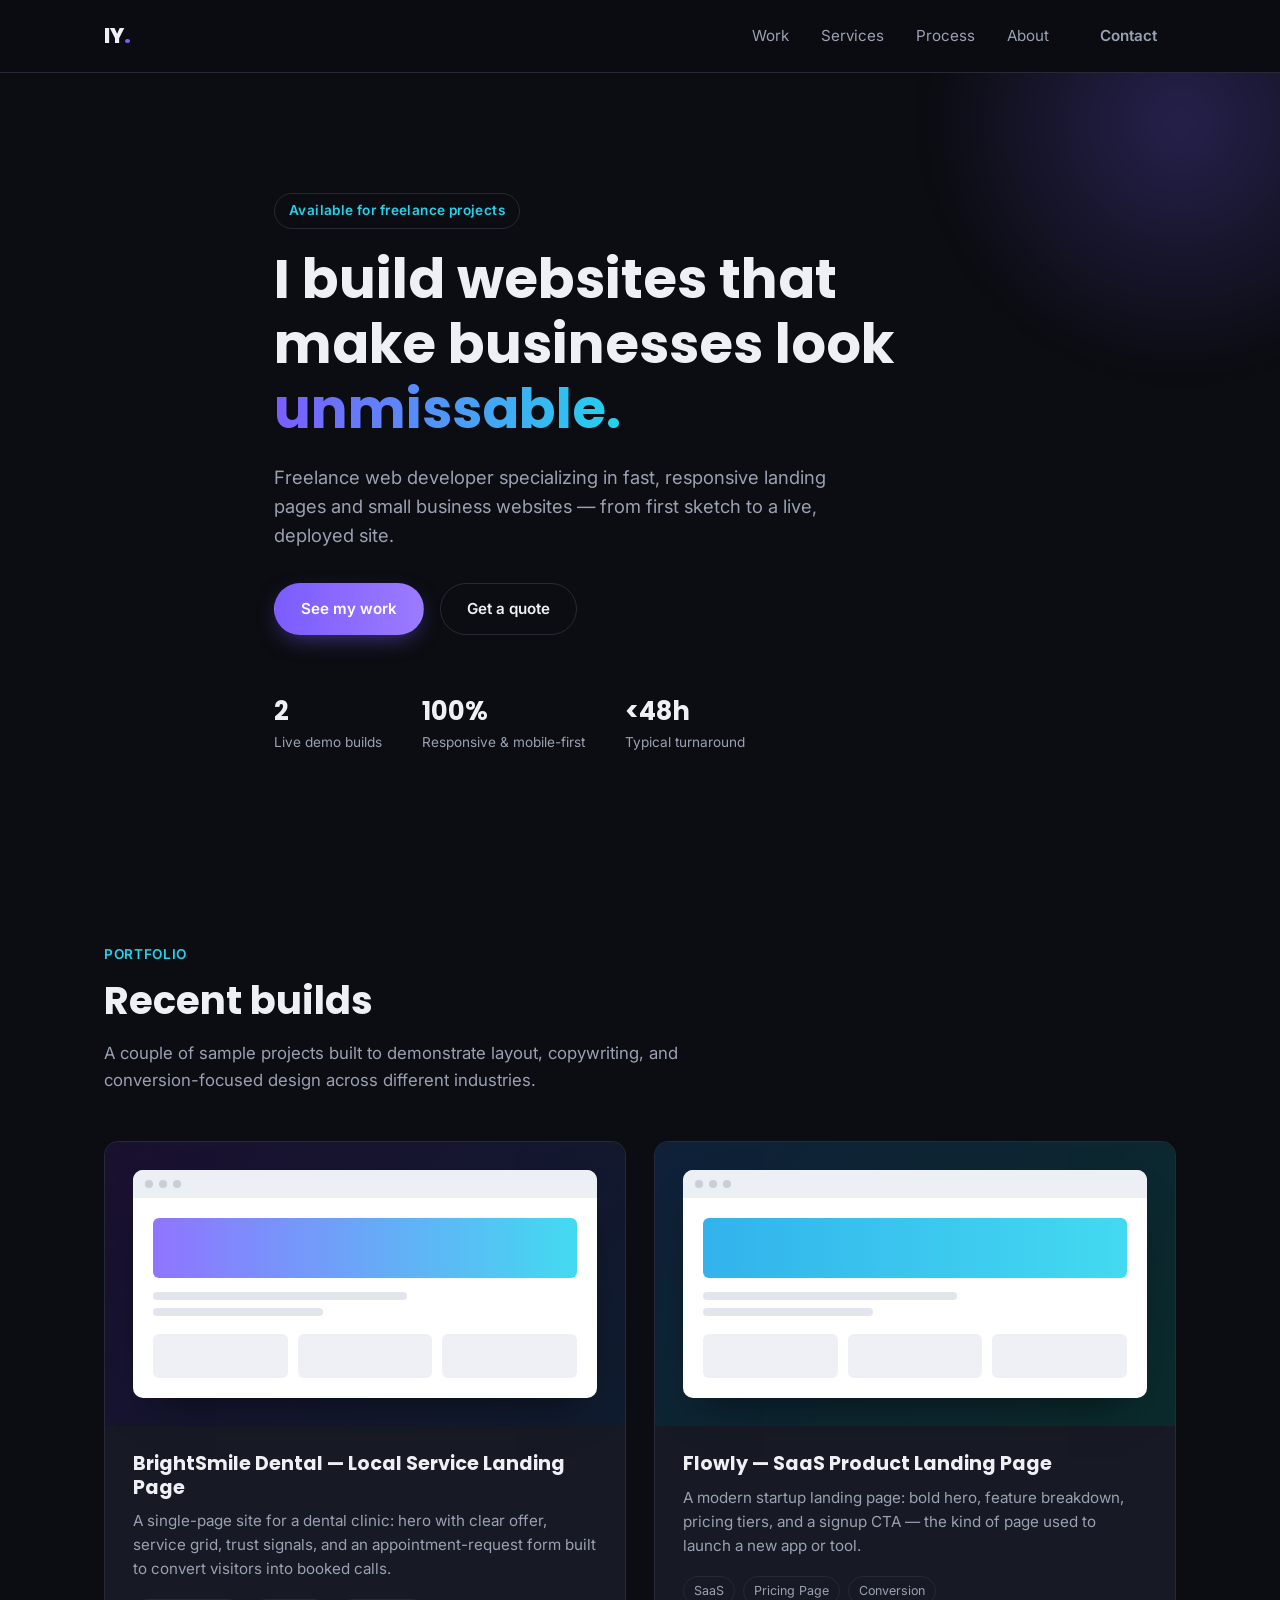
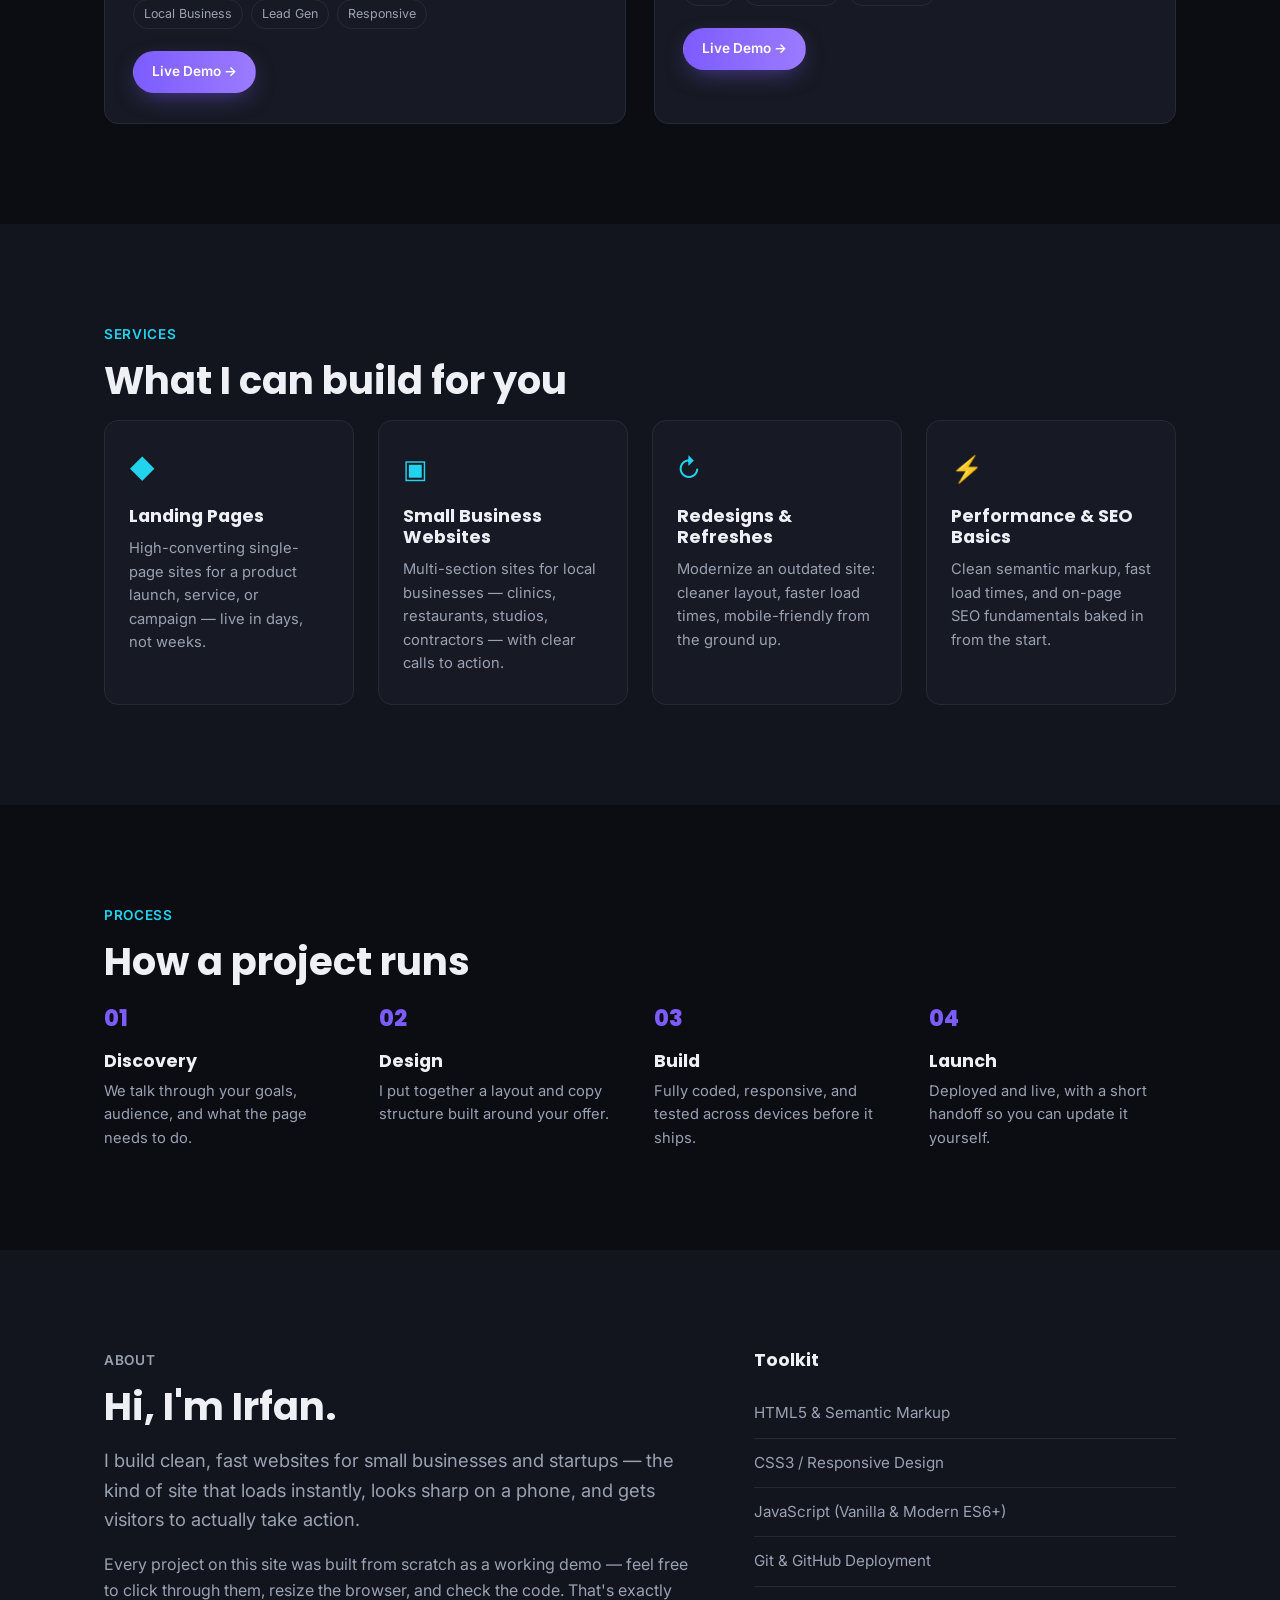
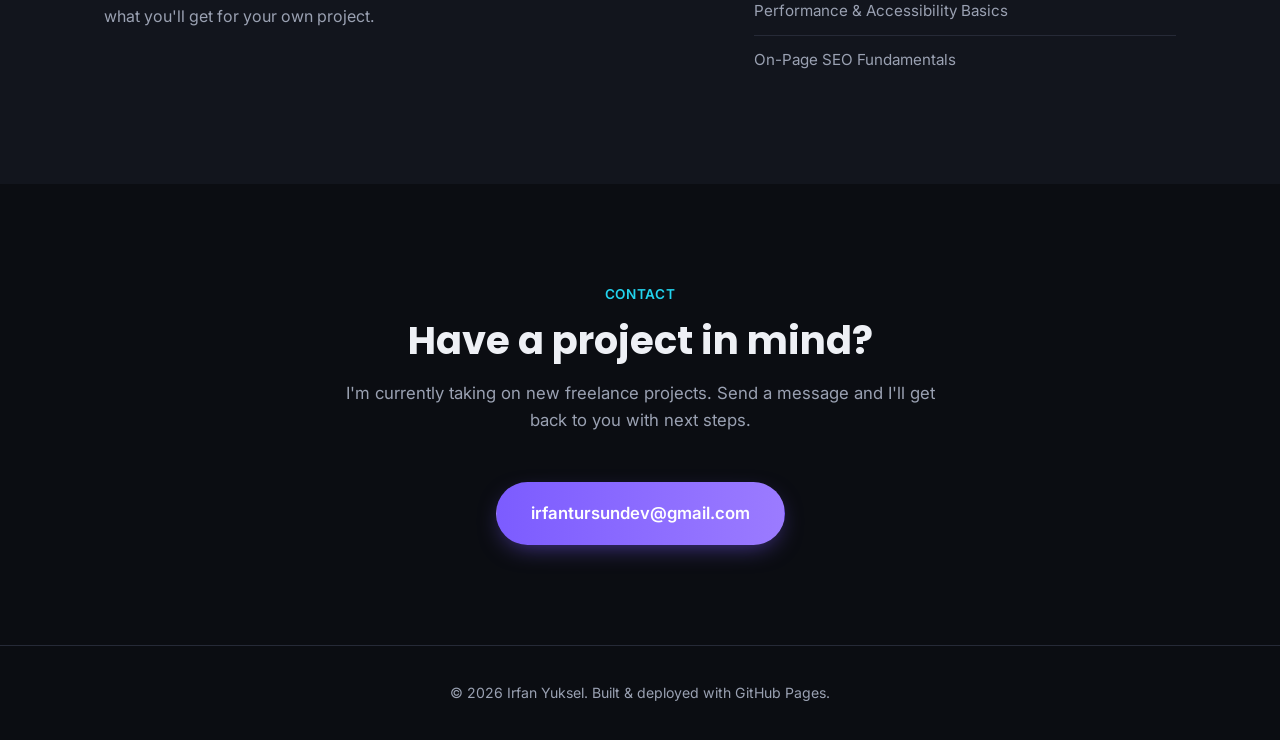
<file: index.html>
<!DOCTYPE html>
<html lang="en">
<head>
<meta charset="UTF-8">
<meta name="viewport" content="width=device-width, initial-scale=1.0">
<title>Irfan Yuksel — Web Developer | Landing Pages &amp; Websites</title>
<meta name="description" content="Freelance web developer building fast, modern, conversion-focused websites and landing pages.">
<link rel="preconnect" href="https://fonts.googleapis.com">
<link href="https://fonts.googleapis.com/css2?family=Poppins:wght@500;600;700;800&family=Inter:wght@400;500;600&display=swap" rel="stylesheet">
<link rel="stylesheet" href="assets/css/style.css">
</head>
<body>

<header class="nav" id="top">
  <div class="container nav-inner">
    <a href="#top" class="logo">IY<span>.</span></a>
    <nav class="nav-links" id="navLinks">
      <a href="#work">Work</a>
      <a href="#services">Services</a>
      <a href="#process">Process</a>
      <a href="#about">About</a>
      <a href="#contact" class="btn btn-small">Contact</a>
    </nav>
    <button class="nav-toggle" id="navToggle" aria-label="Toggle menu">
      <span></span><span></span><span></span>
    </button>
  </div>
</header>

<main>

  <section class="hero">
    <div class="container hero-inner">
      <p class="eyebrow">Available for freelance projects</p>
      <h1>I build websites that make businesses look <span class="grad-text">unmissable.</span></h1>
      <p class="lead">Freelance web developer specializing in fast, responsive landing pages and small business websites — from first sketch to a live, deployed site.</p>
      <div class="hero-cta">
        <a href="#work" class="btn btn-primary">See my work</a>
        <a href="#contact" class="btn btn-ghost">Get a quote</a>
      </div>
      <div class="hero-stats">
        <div><strong>2</strong><span>Live demo builds</span></div>
        <div><strong>100%</strong><span>Responsive &amp; mobile-first</span></div>
        <div><strong>&lt;48h</strong><span>Typical turnaround</span></div>
      </div>
    </div>
  </section>

  <section class="section" id="work">
    <div class="container">
      <p class="section-tag">Portfolio</p>
      <h2>Recent builds</h2>
      <p class="section-sub">A couple of sample projects built to demonstrate layout, copywriting, and conversion-focused design across different industries.</p>

      <div class="project-grid">

        <article class="project-card">
          <div class="project-preview preview-dental">
            <div class="mockup-browser">
              <div class="mockup-dots"><span></span><span></span><span></span></div>
              <div class="mockup-body">
                <div class="mockup-hero"></div>
                <div class="mockup-line w60"></div>
                <div class="mockup-line w40"></div>
                <div class="mockup-cards">
                  <div></div><div></div><div></div>
                </div>
              </div>
            </div>
          </div>
          <div class="project-body">
            <h3>BrightSmile Dental — Local Service Landing Page</h3>
            <p>A single-page site for a dental clinic: hero with clear offer, service grid, trust signals, and an appointment-request form built to convert visitors into booked calls.</p>
            <div class="tags">
              <span>Local Business</span><span>Lead Gen</span><span>Responsive</span>
            </div>
            <div class="project-links">
              <a href="demos/dental-landing/index.html" class="btn btn-small btn-primary">Live Demo →</a>
            </div>
          </div>
        </article>

        <article class="project-card">
          <div class="project-preview preview-saas">
            <div class="mockup-browser">
              <div class="mockup-dots"><span></span><span></span><span></span></div>
              <div class="mockup-body">
                <div class="mockup-hero mockup-hero-saas"></div>
                <div class="mockup-line w60"></div>
                <div class="mockup-line w40"></div>
                <div class="mockup-cards">
                  <div></div><div></div><div></div>
                </div>
              </div>
            </div>
          </div>
          <div class="project-body">
            <h3>Flowly — SaaS Product Landing Page</h3>
            <p>A modern startup landing page: bold hero, feature breakdown, pricing tiers, and a signup CTA — the kind of page used to launch a new app or tool.</p>
            <div class="tags">
              <span>SaaS</span><span>Pricing Page</span><span>Conversion</span>
            </div>
            <div class="project-links">
              <a href="demos/saas-landing/index.html" class="btn btn-small btn-primary">Live Demo →</a>
            </div>
          </div>
        </article>

      </div>
    </div>
  </section>

  <section class="section section-alt" id="services">
    <div class="container">
      <p class="section-tag">Services</p>
      <h2>What I can build for you</h2>
      <div class="service-grid">
        <div class="service-card">
          <div class="service-icon">◆</div>
          <h3>Landing Pages</h3>
          <p>High-converting single-page sites for a product launch, service, or campaign — live in days, not weeks.</p>
        </div>
        <div class="service-card">
          <div class="service-icon">▣</div>
          <h3>Small Business Websites</h3>
          <p>Multi-section sites for local businesses — clinics, restaurants, studios, contractors — with clear calls to action.</p>
        </div>
        <div class="service-card">
          <div class="service-icon">↻</div>
          <h3>Redesigns &amp; Refreshes</h3>
          <p>Modernize an outdated site: cleaner layout, faster load times, mobile-friendly from the ground up.</p>
        </div>
        <div class="service-card">
          <div class="service-icon">⚡</div>
          <h3>Performance &amp; SEO Basics</h3>
          <p>Clean semantic markup, fast load times, and on-page SEO fundamentals baked in from the start.</p>
        </div>
      </div>
    </div>
  </section>

  <section class="section" id="process">
    <div class="container">
      <p class="section-tag">Process</p>
      <h2>How a project runs</h2>
      <div class="process-grid">
        <div class="process-step">
          <span class="step-num">01</span>
          <h3>Discovery</h3>
          <p>We talk through your goals, audience, and what the page needs to do.</p>
        </div>
        <div class="process-step">
          <span class="step-num">02</span>
          <h3>Design</h3>
          <p>I put together a layout and copy structure built around your offer.</p>
        </div>
        <div class="process-step">
          <span class="step-num">03</span>
          <h3>Build</h3>
          <p>Fully coded, responsive, and tested across devices before it ships.</p>
        </div>
        <div class="process-step">
          <span class="step-num">04</span>
          <h3>Launch</h3>
          <p>Deployed and live, with a short handoff so you can update it yourself.</p>
        </div>
      </div>
    </div>
  </section>

  <section class="section section-alt" id="about">
    <div class="container about-inner">
      <div>
        <p class="section-tag">About</p>
        <h2>Hi, I'm Irfan.</h2>
        <p class="lead">I build clean, fast websites for small businesses and startups — the kind of site that loads instantly, looks sharp on a phone, and gets visitors to actually take action.</p>
        <p>Every project on this site was built from scratch as a working demo — feel free to click through them, resize the browser, and check the code. That's exactly what you'll get for your own project.</p>
      </div>
      <div class="about-skills">
        <h3>Toolkit</h3>
        <ul class="skill-list">
          <li>HTML5 &amp; Semantic Markup</li>
          <li>CSS3 / Responsive Design</li>
          <li>JavaScript (Vanilla &amp; Modern ES6+)</li>
          <li>Git &amp; GitHub Deployment</li>
          <li>Performance &amp; Accessibility Basics</li>
          <li>On-Page SEO Fundamentals</li>
        </ul>
      </div>
    </div>
  </section>

  <section class="section cta-section" id="contact">
    <div class="container cta-inner">
      <p class="section-tag">Contact</p>
      <h2>Have a project in mind?</h2>
      <p class="section-sub">I'm currently taking on new freelance projects. Send a message and I'll get back to you with next steps.</p>
      <a href="mailto:irfantursundev@gmail.com" class="btn btn-primary btn-large">irfantursundev@gmail.com</a>
    </div>
  </section>

</main>

<footer class="footer">
  <div class="container footer-inner">
    <p>&copy; <span id="year"></span> Irfan Yuksel. Built &amp; deployed with GitHub Pages.</p>
  </div>
</footer>

<script src="assets/js/script.js"></script>
</body>
</html>
</file>
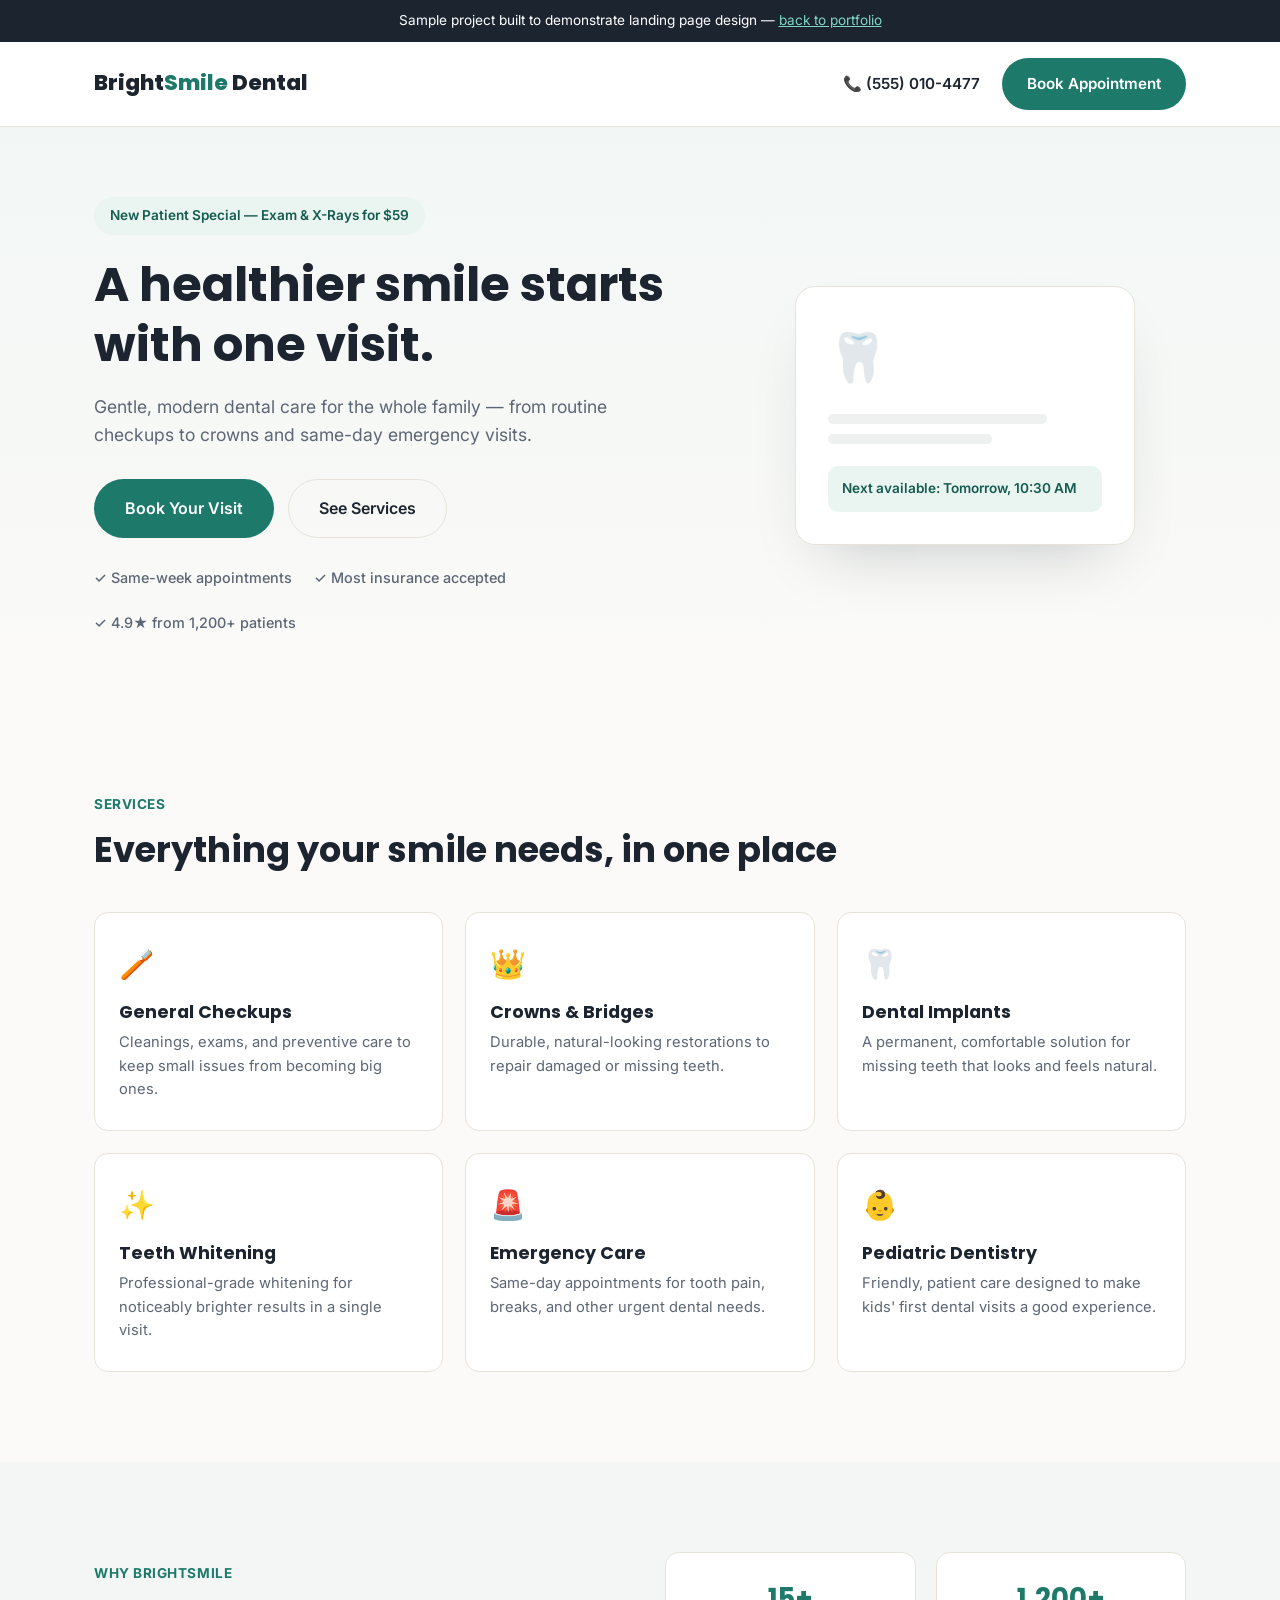
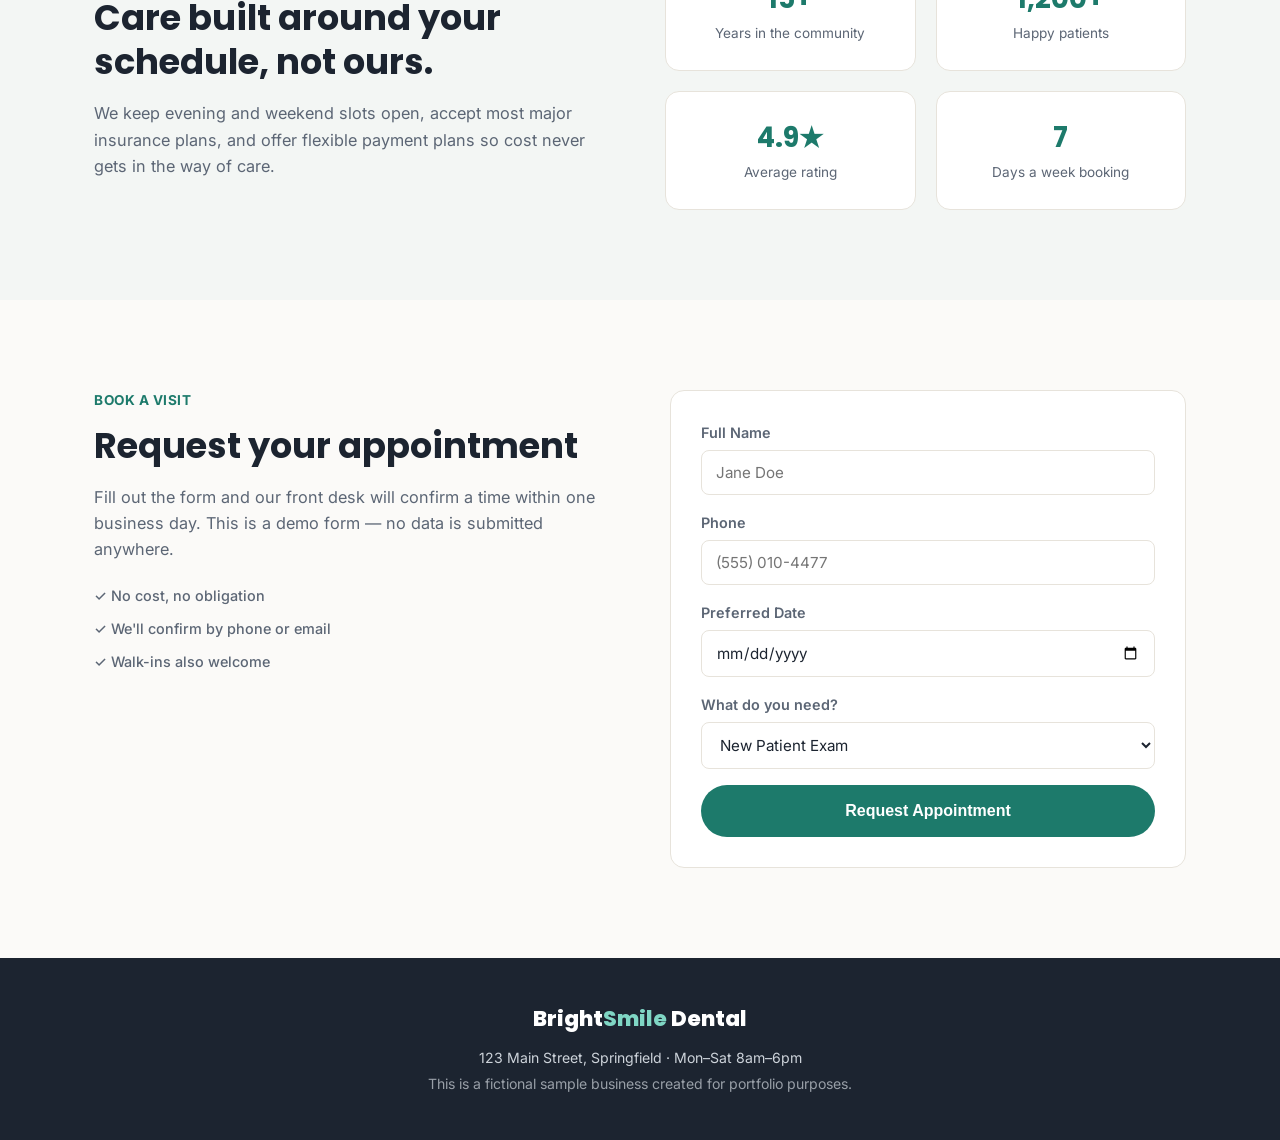
<file: demos/dental-landing/index.html>
<!DOCTYPE html>
<html lang="en">
<head>
<meta charset="UTF-8">
<meta name="viewport" content="width=device-width, initial-scale=1.0">
<title>BrightSmile Dental Care — New Patient Special</title>
<meta name="description" content="Sample landing page demo — general dentistry, crowns, implants & whitening. Book a visit today.">
<link rel="preconnect" href="https://fonts.googleapis.com">
<link href="https://fonts.googleapis.com/css2?family=Poppins:wght@600;700;800&family=Inter:wght@400;500;600&display=swap" rel="stylesheet">
<link rel="stylesheet" href="css/style.css">
</head>
<body>

<div class="demo-banner">
  Sample project built to demonstrate landing page design — <a href="../../index.html">back to portfolio</a>
</div>

<header class="topbar">
  <div class="container topbar-inner">
    <div class="brand">Bright<span>Smile</span> Dental</div>
    <div class="topbar-right">
      <span class="phone">📞 (555) 010-4477</span>
      <a href="#book" class="btn btn-primary">Book Appointment</a>
    </div>
  </div>
</header>

<section class="hero">
  <div class="container hero-grid">
    <div class="hero-copy">
      <p class="eyebrow">New Patient Special — Exam &amp; X-Rays for $59</p>
      <h1>A healthier smile starts with one visit.</h1>
      <p class="lead">Gentle, modern dental care for the whole family — from routine checkups to crowns and same-day emergency visits.</p>
      <div class="hero-cta">
        <a href="#book" class="btn btn-primary btn-large">Book Your Visit</a>
        <a href="#services" class="btn btn-ghost btn-large">See Services</a>
      </div>
      <ul class="trust-row">
        <li>✓ Same-week appointments</li>
        <li>✓ Most insurance accepted</li>
        <li>✓ 4.9★ from 1,200+ patients</li>
      </ul>
    </div>
    <div class="hero-visual" aria-hidden="true">
      <div class="visual-card">
        <div class="visual-tooth">🦷</div>
        <div class="visual-line w80"></div>
        <div class="visual-line w60"></div>
        <div class="visual-badge">Next available: Tomorrow, 10:30 AM</div>
      </div>
    </div>
  </div>
</section>

<section class="section" id="services">
  <div class="container">
    <p class="section-tag">Services</p>
    <h2>Everything your smile needs, in one place</h2>
    <div class="service-grid">
      <div class="service-card">
        <div class="icon">🪥</div>
        <h3>General Checkups</h3>
        <p>Cleanings, exams, and preventive care to keep small issues from becoming big ones.</p>
      </div>
      <div class="service-card">
        <div class="icon">👑</div>
        <h3>Crowns &amp; Bridges</h3>
        <p>Durable, natural-looking restorations to repair damaged or missing teeth.</p>
      </div>
      <div class="service-card">
        <div class="icon">🦷</div>
        <h3>Dental Implants</h3>
        <p>A permanent, comfortable solution for missing teeth that looks and feels natural.</p>
      </div>
      <div class="service-card">
        <div class="icon">✨</div>
        <h3>Teeth Whitening</h3>
        <p>Professional-grade whitening for noticeably brighter results in a single visit.</p>
      </div>
      <div class="service-card">
        <div class="icon">🚨</div>
        <h3>Emergency Care</h3>
        <p>Same-day appointments for tooth pain, breaks, and other urgent dental needs.</p>
      </div>
      <div class="service-card">
        <div class="icon">👶</div>
        <h3>Pediatric Dentistry</h3>
        <p>Friendly, patient care designed to make kids' first dental visits a good experience.</p>
      </div>
    </div>
  </div>
</section>

<section class="section section-alt">
  <div class="container why-grid">
    <div>
      <p class="section-tag">Why BrightSmile</p>
      <h2>Care built around your schedule, not ours.</h2>
      <p class="section-sub">We keep evening and weekend slots open, accept most major insurance plans, and offer flexible payment plans so cost never gets in the way of care.</p>
    </div>
    <div class="stats-grid">
      <div class="stat"><strong>15+</strong><span>Years in the community</span></div>
      <div class="stat"><strong>1,200+</strong><span>Happy patients</span></div>
      <div class="stat"><strong>4.9★</strong><span>Average rating</span></div>
      <div class="stat"><strong>7</strong><span>Days a week booking</span></div>
    </div>
  </div>
</section>

<section class="section book-section" id="book">
  <div class="container book-grid">
    <div>
      <p class="section-tag">Book a Visit</p>
      <h2>Request your appointment</h2>
      <p class="section-sub">Fill out the form and our front desk will confirm a time within one business day. This is a demo form — no data is submitted anywhere.</p>
      <ul class="trust-row vertical">
        <li>✓ No cost, no obligation</li>
        <li>✓ We'll confirm by phone or email</li>
        <li>✓ Walk-ins also welcome</li>
      </ul>
    </div>
    <form class="book-form" onsubmit="return false;">
      <label>Full Name
        <input type="text" placeholder="Jane Doe" required>
      </label>
      <label>Phone
        <input type="tel" placeholder="(555) 010-4477" required>
      </label>
      <label>Preferred Date
        <input type="date">
      </label>
      <label>What do you need?
        <select>
          <option>New Patient Exam</option>
          <option>Cleaning</option>
          <option>Emergency / Tooth Pain</option>
          <option>Cosmetic / Whitening</option>
          <option>Other</option>
        </select>
      </label>
      <button type="submit" class="btn btn-primary btn-large full-width">Request Appointment</button>
    </form>
  </div>
</section>

<footer class="footer">
  <div class="container footer-inner">
    <div class="brand">Bright<span>Smile</span> Dental</div>
    <p>123 Main Street, Springfield · Mon–Sat 8am–6pm</p>
    <p class="demo-note">This is a fictional sample business created for portfolio purposes.</p>
  </div>
</footer>

</body>
</html>
</file>
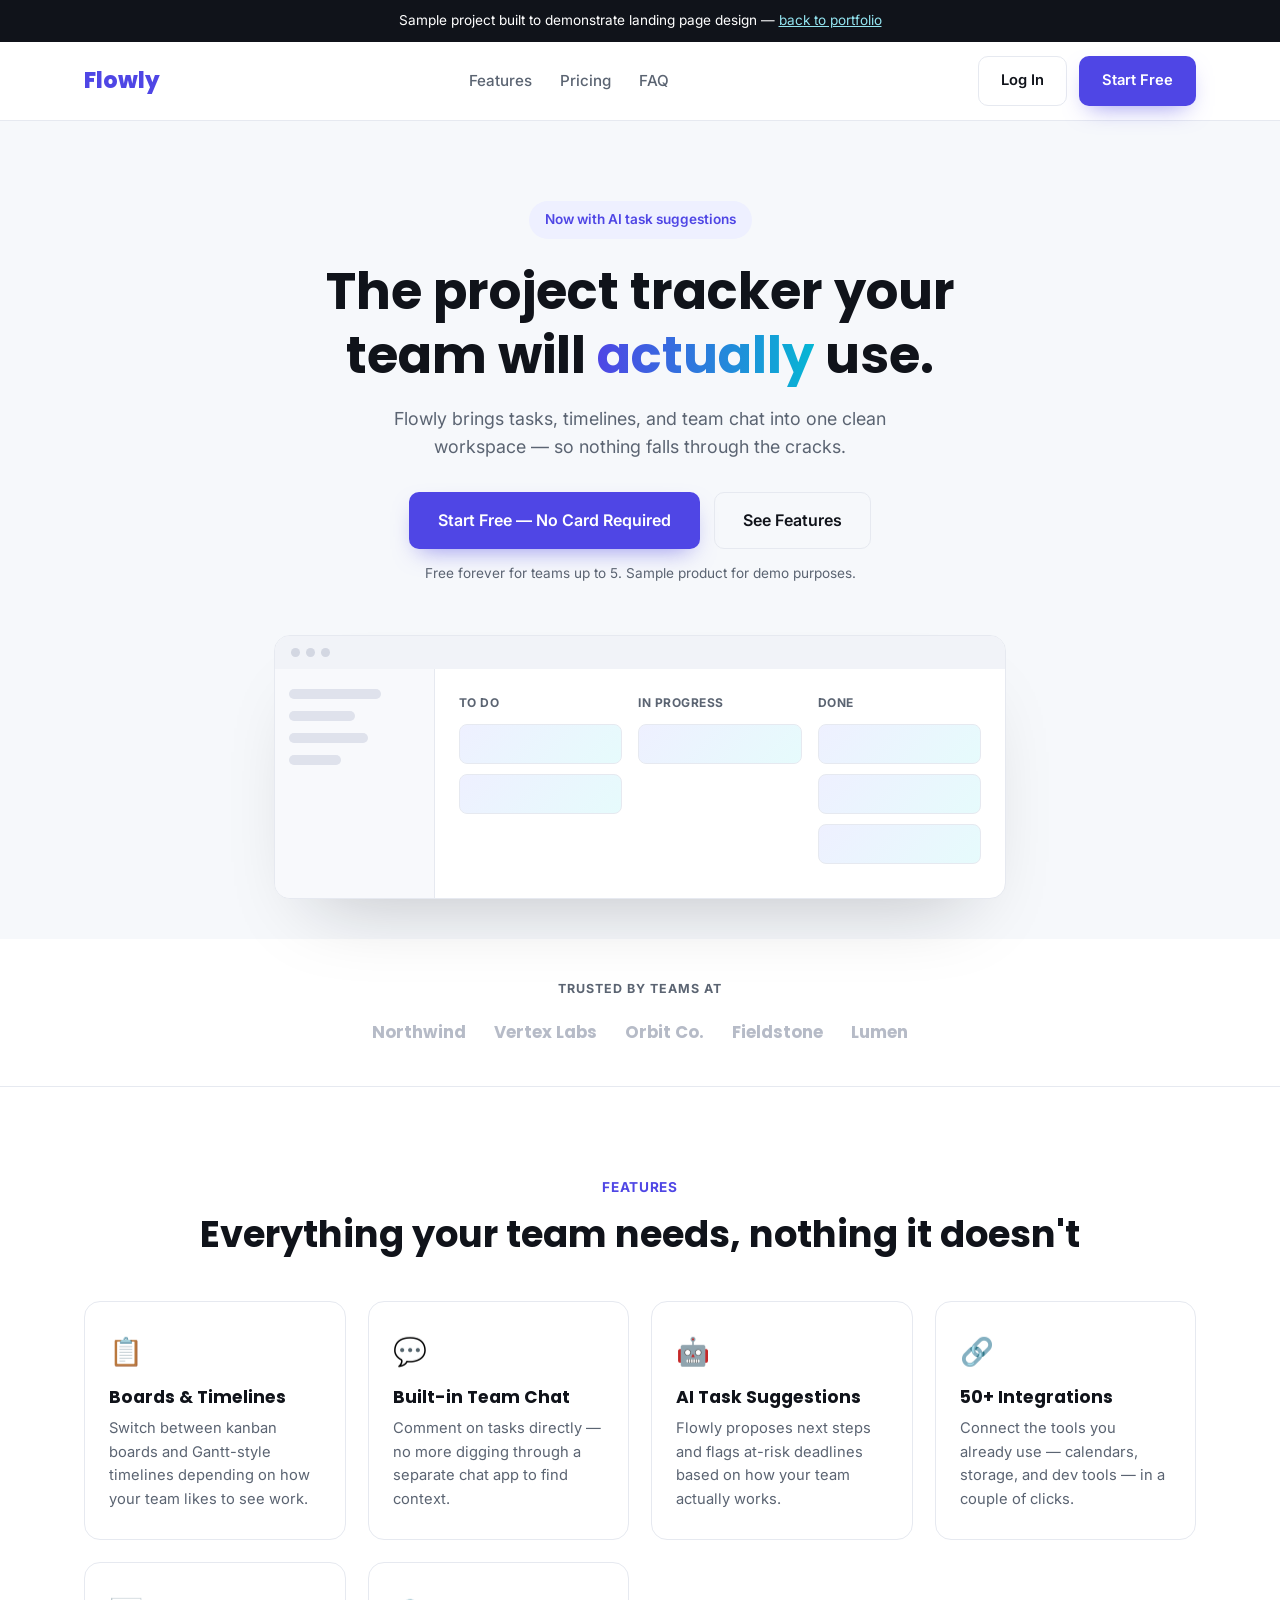
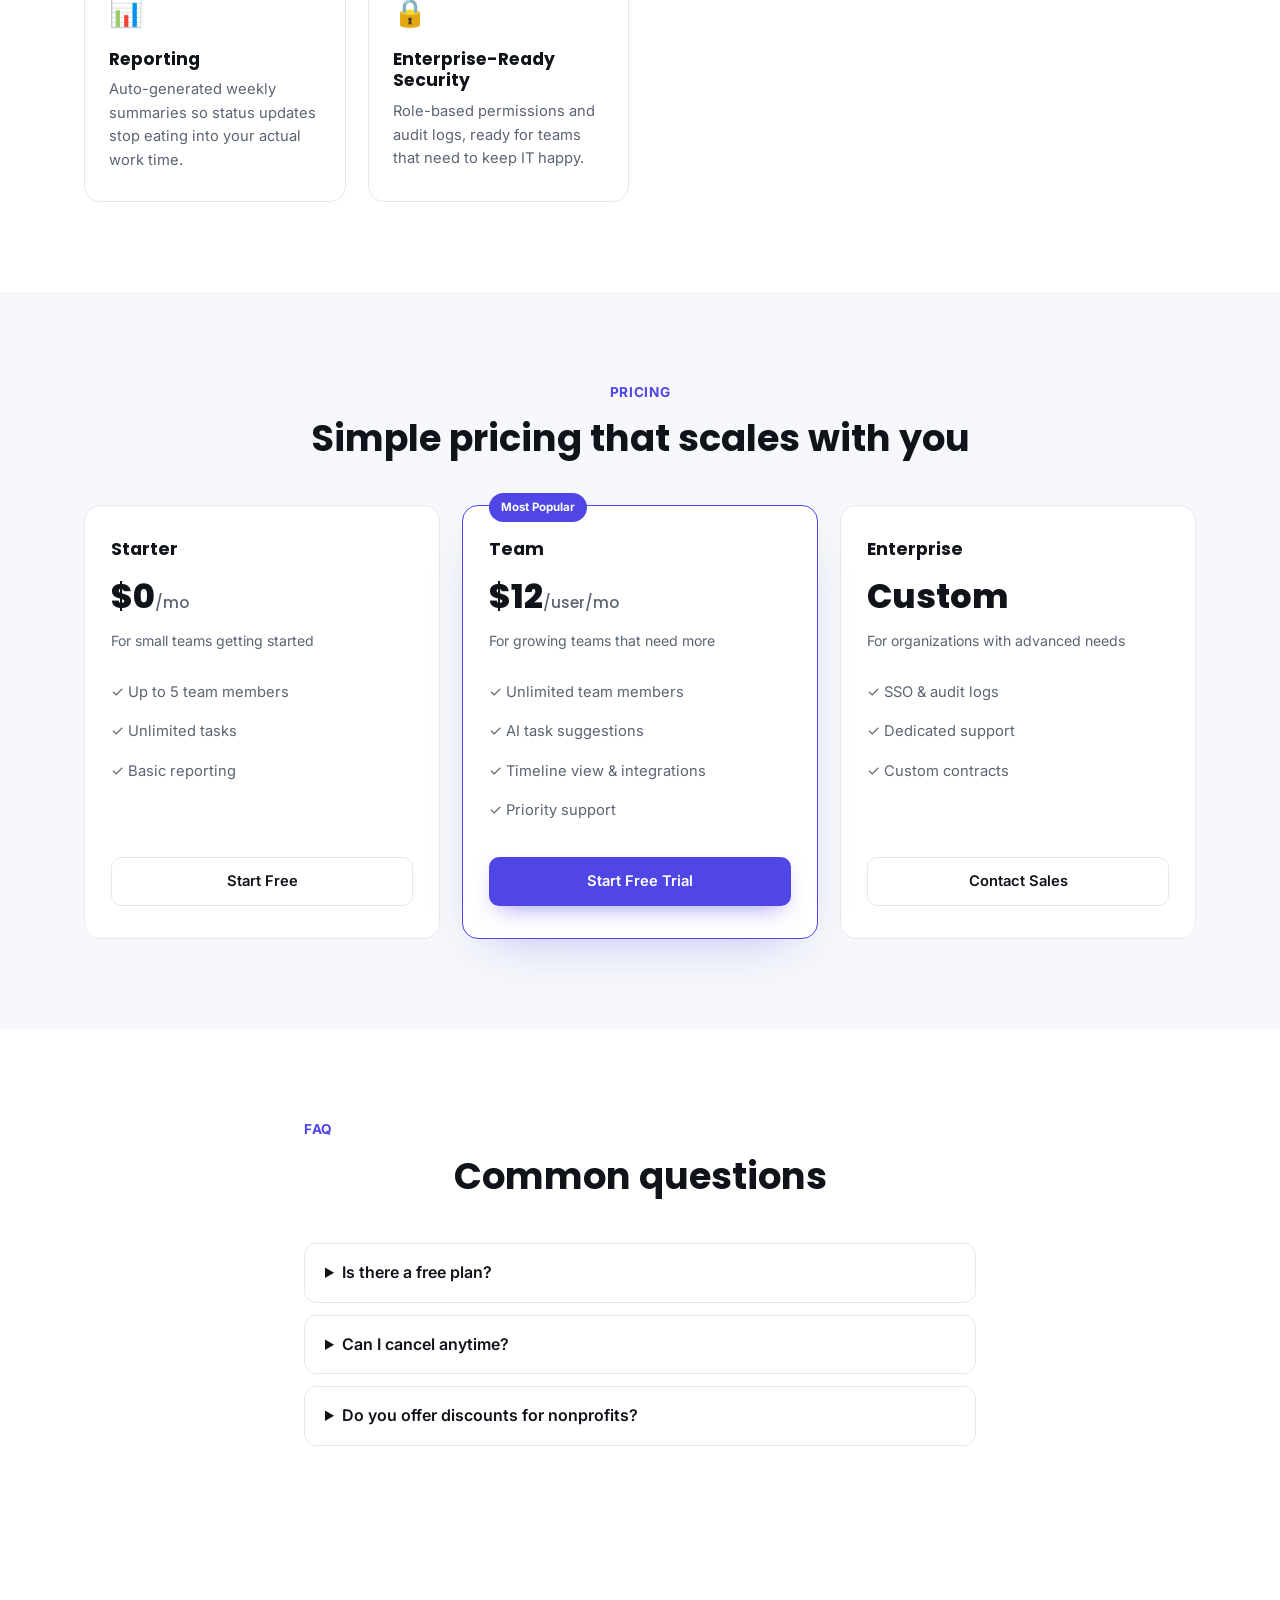
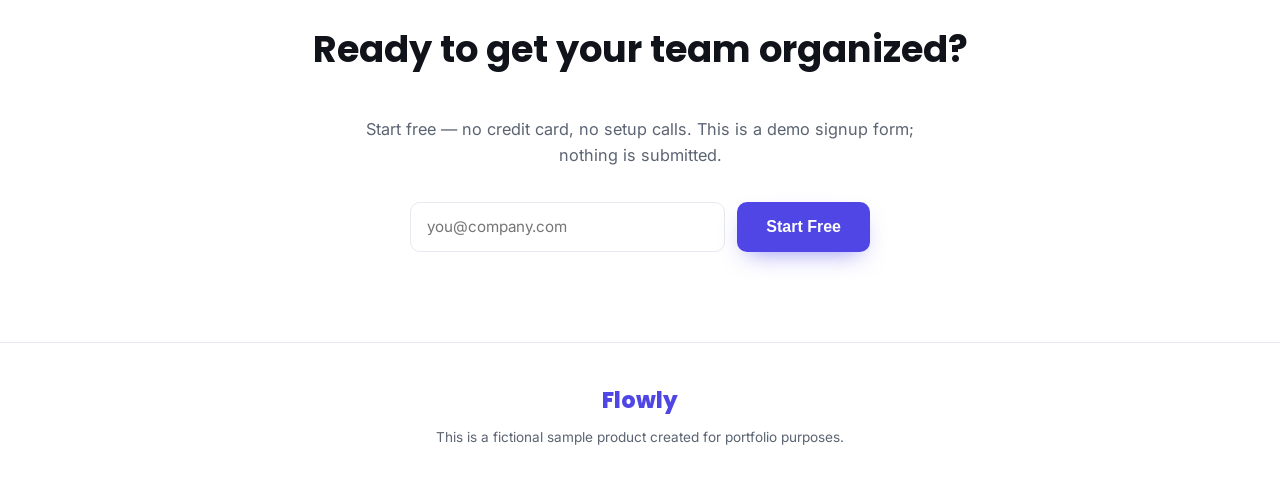
<file: demos/saas-landing/index.html>
<!DOCTYPE html>
<html lang="en">
<head>
<meta charset="UTF-8">
<meta name="viewport" content="width=device-width, initial-scale=1.0">
<title>Flowly — Project Management, Simplified</title>
<meta name="description" content="Sample SaaS landing page demo — features, pricing, and signup flow for a project management tool.">
<link rel="preconnect" href="https://fonts.googleapis.com">
<link href="https://fonts.googleapis.com/css2?family=Poppins:wght@600;700;800&family=Inter:wght@400;500;600&display=swap" rel="stylesheet">
<link rel="stylesheet" href="css/style.css">
</head>
<body>

<div class="demo-banner">
  Sample project built to demonstrate landing page design — <a href="../../index.html">back to portfolio</a>
</div>

<header class="topbar">
  <div class="container topbar-inner">
    <div class="brand">Flowly</div>
    <nav class="topnav">
      <a href="#features">Features</a>
      <a href="#pricing">Pricing</a>
      <a href="#faq">FAQ</a>
    </nav>
    <div class="topbar-right">
      <a href="#signup" class="btn btn-ghost">Log In</a>
      <a href="#signup" class="btn btn-primary">Start Free</a>
    </div>
  </div>
</header>

<section class="hero">
  <div class="container hero-inner">
    <p class="eyebrow">Now with AI task suggestions</p>
    <h1>The project tracker your team will <span class="grad-text">actually</span> use.</h1>
    <p class="lead">Flowly brings tasks, timelines, and team chat into one clean workspace — so nothing falls through the cracks.</p>
    <div class="hero-cta">
      <a href="#signup" class="btn btn-primary btn-large">Start Free — No Card Required</a>
      <a href="#features" class="btn btn-ghost btn-large">See Features</a>
    </div>
    <p class="hero-note">Free forever for teams up to 5. Sample product for demo purposes.</p>

    <div class="hero-shot" aria-hidden="true">
      <div class="shot-topbar">
        <span></span><span></span><span></span>
      </div>
      <div class="shot-body">
        <div class="shot-sidebar">
          <div class="shot-pill w70"></div>
          <div class="shot-pill w50"></div>
          <div class="shot-pill w60"></div>
          <div class="shot-pill w40"></div>
        </div>
        <div class="shot-main">
          <div class="shot-col">
            <div class="shot-tag">To Do</div>
            <div class="shot-card"></div>
            <div class="shot-card"></div>
          </div>
          <div class="shot-col">
            <div class="shot-tag">In Progress</div>
            <div class="shot-card"></div>
          </div>
          <div class="shot-col">
            <div class="shot-tag">Done</div>
            <div class="shot-card"></div>
            <div class="shot-card"></div>
            <div class="shot-card"></div>
          </div>
        </div>
      </div>
    </div>
  </div>
</section>

<section class="logos">
  <div class="container logos-inner">
    <span>TRUSTED BY TEAMS AT</span>
    <div class="logo-row">
      <div class="logo-chip">Northwind</div>
      <div class="logo-chip">Vertex Labs</div>
      <div class="logo-chip">Orbit Co.</div>
      <div class="logo-chip">Fieldstone</div>
      <div class="logo-chip">Lumen</div>
    </div>
  </div>
</section>

<section class="section" id="features">
  <div class="container">
    <p class="section-tag">Features</p>
    <h2>Everything your team needs, nothing it doesn't</h2>
    <div class="feature-grid">
      <div class="feature-card">
        <div class="icon">📋</div>
        <h3>Boards &amp; Timelines</h3>
        <p>Switch between kanban boards and Gantt-style timelines depending on how your team likes to see work.</p>
      </div>
      <div class="feature-card">
        <div class="icon">💬</div>
        <h3>Built-in Team Chat</h3>
        <p>Comment on tasks directly — no more digging through a separate chat app to find context.</p>
      </div>
      <div class="feature-card">
        <div class="icon">🤖</div>
        <h3>AI Task Suggestions</h3>
        <p>Flowly proposes next steps and flags at-risk deadlines based on how your team actually works.</p>
      </div>
      <div class="feature-card">
        <div class="icon">🔗</div>
        <h3>50+ Integrations</h3>
        <p>Connect the tools you already use — calendars, storage, and dev tools — in a couple of clicks.</p>
      </div>
      <div class="feature-card">
        <div class="icon">📊</div>
        <h3>Reporting</h3>
        <p>Auto-generated weekly summaries so status updates stop eating into your actual work time.</p>
      </div>
      <div class="feature-card">
        <div class="icon">🔒</div>
        <h3>Enterprise-Ready Security</h3>
        <p>Role-based permissions and audit logs, ready for teams that need to keep IT happy.</p>
      </div>
    </div>
  </div>
</section>

<section class="section section-alt" id="pricing">
  <div class="container">
    <p class="section-tag">Pricing</p>
    <h2>Simple pricing that scales with you</h2>
    <div class="pricing-grid">
      <div class="price-card">
        <h3>Starter</h3>
        <p class="price">$0<span>/mo</span></p>
        <p class="price-sub">For small teams getting started</p>
        <ul>
          <li>✓ Up to 5 team members</li>
          <li>✓ Unlimited tasks</li>
          <li>✓ Basic reporting</li>
        </ul>
        <a href="#signup" class="btn btn-ghost full-width">Start Free</a>
      </div>
      <div class="price-card featured">
        <p class="badge">Most Popular</p>
        <h3>Team</h3>
        <p class="price">$12<span>/user/mo</span></p>
        <p class="price-sub">For growing teams that need more</p>
        <ul>
          <li>✓ Unlimited team members</li>
          <li>✓ AI task suggestions</li>
          <li>✓ Timeline view &amp; integrations</li>
          <li>✓ Priority support</li>
        </ul>
        <a href="#signup" class="btn btn-primary full-width">Start Free Trial</a>
      </div>
      <div class="price-card">
        <h3>Enterprise</h3>
        <p class="price">Custom</p>
        <p class="price-sub">For organizations with advanced needs</p>
        <ul>
          <li>✓ SSO &amp; audit logs</li>
          <li>✓ Dedicated support</li>
          <li>✓ Custom contracts</li>
        </ul>
        <a href="#signup" class="btn btn-ghost full-width">Contact Sales</a>
      </div>
    </div>
  </div>
</section>

<section class="section" id="faq">
  <div class="container faq-inner">
    <p class="section-tag">FAQ</p>
    <h2>Common questions</h2>
    <div class="faq-list">
      <details>
        <summary>Is there a free plan?</summary>
        <p>Yes — the Starter plan is free forever for teams up to 5 people.</p>
      </details>
      <details>
        <summary>Can I cancel anytime?</summary>
        <p>Yes, all paid plans are month-to-month with no long-term contract required.</p>
      </details>
      <details>
        <summary>Do you offer discounts for nonprofits?</summary>
        <p>Yes — reach out to sales and we'll set you up with a discounted plan.</p>
      </details>
    </div>
  </div>
</section>

<section class="section cta-section" id="signup">
  <div class="container cta-inner">
    <h2>Ready to get your team organized?</h2>
    <p class="section-sub">Start free — no credit card, no setup calls. This is a demo signup form; nothing is submitted.</p>
    <form class="signup-form" onsubmit="return false;">
      <input type="email" placeholder="you@company.com" required>
      <button type="submit" class="btn btn-primary btn-large">Start Free</button>
    </form>
  </div>
</section>

<footer class="footer">
  <div class="container footer-inner">
    <div class="brand">Flowly</div>
    <p class="demo-note">This is a fictional sample product created for portfolio purposes.</p>
  </div>
</footer>

</body>
</html>
</file>
<file: assets/css/style.css>
:root {
  --bg: #0b0d12;
  --bg-alt: #12151d;
  --surface: #171a24;
  --border: #262a37;
  --text: #eef0f5;
  --text-dim: #9aa1b2;
  --accent: #7c5cff;
  --accent-2: #22d3ee;
  --radius: 14px;
  --max-width: 1120px;
}

* { box-sizing: border-box; margin: 0; padding: 0; }

html { scroll-behavior: smooth; }

body {
  background: var(--bg);
  color: var(--text);
  font-family: 'Inter', -apple-system, BlinkMacSystemFont, sans-serif;
  line-height: 1.6;
  -webkit-font-smoothing: antialiased;
}

h1, h2, h3 {
  font-family: 'Poppins', 'Inter', sans-serif;
  font-weight: 700;
  line-height: 1.2;
}

.container {
  max-width: var(--max-width);
  margin: 0 auto;
  padding: 0 24px;
}

a { color: inherit; text-decoration: none; }

img { max-width: 100%; display: block; }

.grad-text {
  background: linear-gradient(90deg, var(--accent), var(--accent-2));
  -webkit-background-clip: text;
  background-clip: text;
  color: transparent;
}

/* Nav */
.nav {
  position: sticky;
  top: 0;
  z-index: 100;
  background: rgba(11, 13, 18, 0.85);
  backdrop-filter: blur(10px);
  border-bottom: 1px solid var(--border);
}

.nav-inner {
  display: flex;
  align-items: center;
  justify-content: space-between;
  height: 72px;
}

.logo {
  font-family: 'Poppins', sans-serif;
  font-weight: 800;
  font-size: 1.3rem;
}

.logo span { color: var(--accent); }

.nav-links {
  display: flex;
  align-items: center;
  gap: 32px;
}

.nav-links a {
  font-size: 0.95rem;
  color: var(--text-dim);
  transition: color 0.2s;
}

.nav-links a:hover { color: var(--text); }

.nav-toggle {
  display: none;
  flex-direction: column;
  gap: 5px;
  background: none;
  border: none;
  cursor: pointer;
  padding: 8px;
}

.nav-toggle span {
  width: 22px;
  height: 2px;
  background: var(--text);
  display: block;
}

/* Buttons */
.btn {
  display: inline-flex;
  align-items: center;
  justify-content: center;
  padding: 13px 26px;
  border-radius: 999px;
  font-weight: 600;
  font-size: 0.95rem;
  transition: transform 0.15s ease, box-shadow 0.15s ease, background 0.15s ease;
  border: 1px solid transparent;
  cursor: pointer;
}

.btn-primary {
  background: linear-gradient(90deg, var(--accent), #9b7bff);
  color: #fff;
  box-shadow: 0 8px 24px -8px rgba(124, 92, 255, 0.6);
}

.btn-primary:hover { transform: translateY(-2px); }

.btn-ghost {
  background: transparent;
  border-color: var(--border);
  color: var(--text);
}

.btn-ghost:hover { border-color: var(--accent); }

.btn-small { padding: 9px 18px; font-size: 0.85rem; }
.btn-large { padding: 17px 34px; font-size: 1.05rem; }

/* Hero */
.hero { padding: 120px 0 90px; position: relative; overflow: hidden; }

.hero::before {
  content: "";
  position: absolute;
  top: -200px;
  right: -150px;
  width: 500px;
  height: 500px;
  background: radial-gradient(circle, rgba(124,92,255,0.25), transparent 70%);
  filter: blur(20px);
  z-index: -1;
}

.hero-inner { max-width: 780px; }

.eyebrow {
  display: inline-block;
  color: var(--accent-2);
  font-size: 0.85rem;
  font-weight: 600;
  letter-spacing: 0.03em;
  margin-bottom: 18px;
  padding: 6px 14px;
  border: 1px solid var(--border);
  border-radius: 999px;
}

.hero h1 {
  font-size: clamp(2.2rem, 5vw, 3.4rem);
  margin-bottom: 20px;
}

.lead {
  font-size: 1.15rem;
  color: var(--text-dim);
  max-width: 600px;
  margin-bottom: 32px;
}

.hero-cta { display: flex; gap: 16px; flex-wrap: wrap; margin-bottom: 56px; }

.hero-stats {
  display: flex;
  gap: 40px;
  flex-wrap: wrap;
}

.hero-stats div { display: flex; flex-direction: column; }

.hero-stats strong {
  font-family: 'Poppins', sans-serif;
  font-size: 1.6rem;
  color: var(--text);
}

.hero-stats span { color: var(--text-dim); font-size: 0.85rem; }

/* Sections */
.section { padding: 100px 0; }
.section-alt { background: var(--bg-alt); }

.section-tag {
  color: var(--accent-2);
  font-weight: 600;
  font-size: 0.85rem;
  letter-spacing: 0.05em;
  text-transform: uppercase;
  margin-bottom: 12px;
}

.section h2 { font-size: clamp(1.8rem, 3.5vw, 2.4rem); margin-bottom: 16px; }

.section-sub {
  color: var(--text-dim);
  max-width: 600px;
  font-size: 1.05rem;
  margin-bottom: 48px;
}

/* Project cards */
.project-grid {
  display: grid;
  grid-template-columns: repeat(auto-fit, minmax(420px, 1fr));
  gap: 28px;
}

.project-card {
  background: var(--surface);
  border: 1px solid var(--border);
  border-radius: var(--radius);
  overflow: hidden;
  transition: transform 0.2s ease, border-color 0.2s ease;
}

.project-card:hover { transform: translateY(-4px); border-color: var(--accent); }

.project-preview {
  padding: 28px;
  background: linear-gradient(135deg, #1a1030, #0f1c2e);
}

.preview-saas { background: linear-gradient(135deg, #0f2038, #0a2b2b); }

.mockup-browser {
  background: #fff;
  border-radius: 10px;
  overflow: hidden;
  box-shadow: 0 20px 40px -20px rgba(0,0,0,0.6);
}

.mockup-dots {
  display: flex;
  gap: 6px;
  padding: 10px 12px;
  background: #eceff3;
}

.mockup-dots span {
  width: 8px; height: 8px; border-radius: 50%; background: #c9cfd8;
}

.mockup-body { padding: 20px; }

.mockup-hero {
  height: 60px;
  border-radius: 6px;
  margin-bottom: 14px;
  background: linear-gradient(90deg, #7c5cff, #22d3ee);
  opacity: 0.85;
}

.mockup-hero-saas { background: linear-gradient(90deg, #0ea5e9, #22d3ee); }

.mockup-line { height: 8px; border-radius: 4px; background: #e2e5eb; margin-bottom: 8px; }
.w60 { width: 60%; }
.w40 { width: 40%; margin-bottom: 18px; }

.mockup-cards { display: flex; gap: 10px; }
.mockup-cards div { flex: 1; height: 44px; border-radius: 6px; background: #eef0f5; }

.project-body { padding: 26px 28px 30px; }

.project-body h3 { font-size: 1.2rem; margin-bottom: 10px; }

.project-body p { color: var(--text-dim); font-size: 0.95rem; margin-bottom: 18px; }

.tags { display: flex; gap: 8px; flex-wrap: wrap; margin-bottom: 22px; }

.tags span {
  font-size: 0.78rem;
  color: var(--text-dim);
  border: 1px solid var(--border);
  padding: 4px 10px;
  border-radius: 999px;
}

.project-links { display: flex; gap: 12px; }

/* Services */
.service-grid {
  display: grid;
  grid-template-columns: repeat(auto-fit, minmax(240px, 1fr));
  gap: 24px;
}

.service-card {
  background: var(--surface);
  border: 1px solid var(--border);
  border-radius: var(--radius);
  padding: 28px 24px;
}

.service-icon {
  font-size: 1.6rem;
  color: var(--accent-2);
  margin-bottom: 16px;
}

.service-card h3 { font-size: 1.1rem; margin-bottom: 10px; }
.service-card p { color: var(--text-dim); font-size: 0.92rem; }

/* Process */
.process-grid {
  display: grid;
  grid-template-columns: repeat(auto-fit, minmax(220px, 1fr));
  gap: 28px;
}

.step-num {
  display: inline-block;
  font-family: 'Poppins', sans-serif;
  font-weight: 800;
  font-size: 1.4rem;
  color: var(--accent);
  margin-bottom: 14px;
}

.process-step h3 { font-size: 1.1rem; margin-bottom: 8px; }
.process-step p { color: var(--text-dim); font-size: 0.92rem; }

/* About */
.about-inner {
  display: grid;
  grid-template-columns: 1.4fr 1fr;
  gap: 60px;
  align-items: start;
}

.about-inner .lead { margin-bottom: 18px; }
.about-inner p:not(.lead) { color: var(--text-dim); }

.about-skills h3 { font-size: 1.1rem; margin-bottom: 18px; }

.skill-list { list-style: none; }

.skill-list li {
  padding: 12px 0;
  border-bottom: 1px solid var(--border);
  color: var(--text-dim);
  font-size: 0.95rem;
}

.skill-list li:last-child { border-bottom: none; }

/* CTA */
.cta-section { text-align: center; }
.cta-inner { display: flex; flex-direction: column; align-items: center; }
.cta-inner .section-sub { margin-left: auto; margin-right: auto; }

/* Footer */
.footer { padding: 36px 0; border-top: 1px solid var(--border); }
.footer-inner { text-align: center; color: var(--text-dim); font-size: 0.88rem; }

/* Responsive */
@media (max-width: 860px) {
  .about-inner { grid-template-columns: 1fr; }
}

@media (max-width: 720px) {
  .nav-links {
    position: absolute;
    top: 72px;
    left: 0;
    right: 0;
    background: var(--bg);
    border-bottom: 1px solid var(--border);
    flex-direction: column;
    align-items: flex-start;
    padding: 20px 24px 28px;
    gap: 18px;
    display: none;
  }
  .nav-links.open { display: flex; }
  .nav-toggle { display: flex; }
  .hero { padding: 80px 0 60px; }
  .section { padding: 64px 0; }
}
</file>
<file: demos/dental-landing/css/style.css>
:root {
  --bg: #fbfaf8;
  --surface: #ffffff;
  --ink: #1c2430;
  --ink-dim: #5c6675;
  --border: #e7e3db;
  --primary: #1d7a6b;
  --primary-dark: #145c50;
  --accent: #e8a33d;
  --radius: 14px;
  --max-width: 1140px;
}

* { box-sizing: border-box; margin: 0; padding: 0; }

body {
  background: var(--bg);
  color: var(--ink);
  font-family: 'Inter', -apple-system, BlinkMacSystemFont, sans-serif;
  line-height: 1.6;
}

h1, h2, h3 { font-family: 'Poppins', sans-serif; font-weight: 700; line-height: 1.25; }

a { text-decoration: none; color: inherit; }

.container { max-width: var(--max-width); margin: 0 auto; padding: 0 24px; }

.demo-banner {
  background: #1c2430;
  color: #fff;
  text-align: center;
  font-size: 0.85rem;
  padding: 10px 16px;
}

.demo-banner a { color: #7fd6c4; text-decoration: underline; }

.topbar { border-bottom: 1px solid var(--border); background: var(--surface); }

.topbar-inner {
  display: flex;
  align-items: center;
  justify-content: space-between;
  height: 84px;
}

.brand { font-family: 'Poppins', sans-serif; font-weight: 800; font-size: 1.35rem; }
.brand span { color: var(--primary); }

.topbar-right { display: flex; align-items: center; gap: 22px; }

.phone { font-weight: 600; font-size: 0.95rem; display: none; }

@media (min-width: 640px) { .phone { display: inline; } }

.btn {
  display: inline-flex;
  align-items: center;
  justify-content: center;
  padding: 13px 24px;
  border-radius: 999px;
  font-weight: 600;
  font-size: 0.95rem;
  cursor: pointer;
  border: 1px solid transparent;
  transition: transform 0.15s ease, background 0.15s ease;
}

.btn-primary { background: var(--primary); color: #fff; }
.btn-primary:hover { background: var(--primary-dark); transform: translateY(-2px); }

.btn-ghost { background: transparent; border-color: var(--border); color: var(--ink); }
.btn-ghost:hover { border-color: var(--primary); }

.btn-large { padding: 16px 30px; font-size: 1rem; }
.full-width { width: 100%; }

/* Hero */
.hero { padding: 70px 0; background: linear-gradient(180deg, #f2f7f5, var(--bg)); }

.hero-grid {
  display: grid;
  grid-template-columns: 1.15fr 0.85fr;
  gap: 50px;
  align-items: center;
}

.eyebrow {
  display: inline-block;
  background: #eaf4f1;
  color: var(--primary-dark);
  font-weight: 600;
  font-size: 0.85rem;
  padding: 8px 16px;
  border-radius: 999px;
  margin-bottom: 20px;
}

.hero h1 { font-size: clamp(2rem, 4.5vw, 3rem); margin-bottom: 18px; }

.lead { font-size: 1.1rem; color: var(--ink-dim); max-width: 520px; margin-bottom: 30px; }

.hero-cta { display: flex; gap: 14px; flex-wrap: wrap; margin-bottom: 28px; }

.trust-row {
  display: flex;
  gap: 22px;
  flex-wrap: wrap;
  list-style: none;
  color: var(--ink-dim);
  font-size: 0.9rem;
  font-weight: 500;
}

.trust-row.vertical { flex-direction: column; gap: 10px; margin-top: 22px; }

.hero-visual { display: flex; justify-content: center; }

.visual-card {
  background: var(--surface);
  border: 1px solid var(--border);
  border-radius: 20px;
  padding: 32px;
  width: 100%;
  max-width: 340px;
  box-shadow: 0 30px 60px -30px rgba(28,36,48,0.25);
}

.visual-tooth { font-size: 3rem; margin-bottom: 18px; }

.visual-line { height: 10px; border-radius: 6px; background: #eef1ef; margin-bottom: 10px; }
.w80 { width: 80%; }
.w60 { width: 60%; margin-bottom: 22px; }

.visual-badge {
  background: #eaf4f1;
  color: var(--primary-dark);
  font-weight: 600;
  font-size: 0.85rem;
  padding: 12px 14px;
  border-radius: 10px;
}

/* Sections */
.section { padding: 90px 0; }
.section-alt { background: #f3f6f4; }

.section-tag {
  color: var(--primary);
  font-weight: 700;
  font-size: 0.85rem;
  letter-spacing: 0.04em;
  text-transform: uppercase;
  margin-bottom: 12px;
}

.section h2 { font-size: clamp(1.7rem, 3.2vw, 2.2rem); margin-bottom: 16px; }
.section-sub { color: var(--ink-dim); max-width: 560px; font-size: 1.02rem; margin-bottom: 20px; }

/* Services */
.service-grid {
  margin-top: 40px;
  display: grid;
  grid-template-columns: repeat(auto-fit, minmax(260px, 1fr));
  gap: 22px;
}

.service-card {
  background: var(--surface);
  border: 1px solid var(--border);
  border-radius: var(--radius);
  padding: 28px 24px;
  transition: transform 0.2s ease, box-shadow 0.2s ease;
}

.service-card:hover { transform: translateY(-4px); box-shadow: 0 20px 40px -24px rgba(28,36,48,0.2); }

.icon { font-size: 1.8rem; margin-bottom: 14px; }
.service-card h3 { font-size: 1.1rem; margin-bottom: 8px; }
.service-card p { color: var(--ink-dim); font-size: 0.92rem; }

/* Why / stats */
.why-grid {
  display: grid;
  grid-template-columns: 1fr 1fr;
  gap: 50px;
  align-items: center;
}

.stats-grid {
  display: grid;
  grid-template-columns: repeat(2, 1fr);
  gap: 20px;
}

.stat {
  background: var(--surface);
  border: 1px solid var(--border);
  border-radius: var(--radius);
  padding: 24px;
  text-align: center;
}

.stat strong { display: block; font-family: 'Poppins', sans-serif; font-size: 1.7rem; color: var(--primary); }
.stat span { color: var(--ink-dim); font-size: 0.85rem; }

/* Booking */
.book-grid {
  display: grid;
  grid-template-columns: 1fr 1fr;
  gap: 60px;
}

.book-form {
  background: var(--surface);
  border: 1px solid var(--border);
  border-radius: var(--radius);
  padding: 30px;
  display: flex;
  flex-direction: column;
  gap: 16px;
}

.book-form label {
  display: flex;
  flex-direction: column;
  gap: 6px;
  font-size: 0.9rem;
  font-weight: 600;
  color: var(--ink-dim);
}

.book-form input, .book-form select {
  font-family: inherit;
  font-size: 0.95rem;
  padding: 12px 14px;
  border: 1px solid var(--border);
  border-radius: 8px;
  color: var(--ink);
  background: #fff;
}

.book-form input:focus, .book-form select:focus { outline: 2px solid var(--primary); }

/* Footer */
.footer { background: #1c2430; color: #cdd3da; padding: 44px 0; }
.footer-inner { text-align: center; }
.footer .brand { color: #fff; margin-bottom: 10px; }
.footer .brand span { color: #7fd6c4; }
.footer p { font-size: 0.88rem; margin-top: 4px; }
.demo-note { opacity: 0.7; margin-top: 12px; }

@media (max-width: 860px) {
  .hero-grid, .why-grid, .book-grid { grid-template-columns: 1fr; }
  .hero-visual { order: -1; }
}
</file>
<file: demos/saas-landing/css/style.css>
:root {
  --bg: #ffffff;
  --bg-alt: #f6f8fb;
  --ink: #10131a;
  --ink-dim: #5b6472;
  --border: #e6e9f0;
  --primary: #4f46e5;
  --primary-dark: #4338ca;
  --accent: #06b6d4;
  --radius: 16px;
  --max-width: 1160px;
}

* { box-sizing: border-box; margin: 0; padding: 0; }

body {
  background: var(--bg);
  color: var(--ink);
  font-family: 'Inter', -apple-system, BlinkMacSystemFont, sans-serif;
  line-height: 1.6;
}

h1, h2, h3 { font-family: 'Poppins', sans-serif; font-weight: 700; line-height: 1.25; }

a { text-decoration: none; color: inherit; }

.container { max-width: var(--max-width); margin: 0 auto; padding: 0 24px; }

.grad-text {
  background: linear-gradient(90deg, var(--primary), var(--accent));
  -webkit-background-clip: text;
  background-clip: text;
  color: transparent;
}

.demo-banner {
  background: #10131a;
  color: #fff;
  text-align: center;
  font-size: 0.85rem;
  padding: 10px 16px;
}

.demo-banner a { color: #93e4f0; text-decoration: underline; }

.topbar { border-bottom: 1px solid var(--border); }

.topbar-inner {
  display: flex;
  align-items: center;
  justify-content: space-between;
  height: 78px;
  gap: 20px;
}

.brand { font-family: 'Poppins', sans-serif; font-weight: 800; font-size: 1.4rem; color: var(--primary); }

.topnav { display: none; gap: 28px; }
.topnav a { color: var(--ink-dim); font-weight: 500; font-size: 0.95rem; }
.topnav a:hover { color: var(--ink); }

@media (min-width: 780px) { .topnav { display: flex; } }

.topbar-right { display: flex; align-items: center; gap: 12px; }

.btn {
  display: inline-flex;
  align-items: center;
  justify-content: center;
  padding: 12px 22px;
  border-radius: 10px;
  font-weight: 600;
  font-size: 0.92rem;
  cursor: pointer;
  border: 1px solid transparent;
  transition: transform 0.15s ease, background 0.15s ease, box-shadow .15s ease;
}

.btn-primary { background: var(--primary); color: #fff; box-shadow: 0 10px 24px -10px rgba(79,70,229,0.6); }
.btn-primary:hover { background: var(--primary-dark); transform: translateY(-2px); }

.btn-ghost { background: transparent; border-color: var(--border); color: var(--ink); }
.btn-ghost:hover { border-color: var(--primary); }

.btn-large { padding: 15px 28px; font-size: 1rem; }
.full-width { width: 100%; }

/* Hero */
.hero { padding: 80px 0 40px; background: var(--bg-alt); }
.hero-inner { max-width: 780px; margin: 0 auto; text-align: center; }

.eyebrow {
  display: inline-block;
  background: #eef0ff;
  color: var(--primary);
  font-weight: 600;
  font-size: 0.85rem;
  padding: 8px 16px;
  border-radius: 999px;
  margin-bottom: 20px;
}

.hero h1 { font-size: clamp(2.1rem, 5vw, 3.2rem); margin-bottom: 18px; }
.lead { font-size: 1.12rem; color: var(--ink-dim); max-width: 560px; margin: 0 auto 30px; }

.hero-cta { display: flex; gap: 14px; flex-wrap: wrap; justify-content: center; margin-bottom: 14px; }
.hero-note { color: var(--ink-dim); font-size: 0.85rem; margin-bottom: 50px; }

.hero-shot {
  max-width: 900px;
  margin: 0 auto;
  background: #fff;
  border: 1px solid var(--border);
  border-radius: 16px;
  overflow: hidden;
  box-shadow: 0 40px 80px -40px rgba(16,19,26,0.25);
}

.shot-topbar { display: flex; gap: 6px; padding: 12px 16px; background: #f1f3f8; }
.shot-topbar span { width: 9px; height: 9px; border-radius: 50%; background: #d3d7e2; }

.shot-body { display: flex; text-align: left; }

.shot-sidebar {
  width: 160px;
  background: #f8f9fc;
  border-right: 1px solid var(--border);
  padding: 20px 14px;
  display: flex;
  flex-direction: column;
  gap: 12px;
}

.shot-pill { height: 10px; border-radius: 6px; background: #dfe2ec; }
.w70 { width: 70%; } .w50 { width: 50%; } .w60 { width: 60%; } .w40 { width: 40%; }

.shot-main { flex: 1; display: flex; gap: 16px; padding: 24px; }
.shot-col { flex: 1; }

.shot-tag {
  font-size: 0.75rem;
  font-weight: 700;
  color: var(--ink-dim);
  text-transform: uppercase;
  letter-spacing: 0.04em;
  margin-bottom: 12px;
}

.shot-card {
  height: 40px;
  border-radius: 8px;
  background: linear-gradient(135deg, #eef0ff, #e6fbfc);
  border: 1px solid var(--border);
  margin-bottom: 10px;
}

/* Logos */
.logos { padding: 40px 0; border-bottom: 1px solid var(--border); }
.logos-inner { text-align: center; }
.logos-inner > span { display: block; color: var(--ink-dim); font-size: 0.78rem; font-weight: 700; letter-spacing: 0.08em; margin-bottom: 20px; }
.logo-row { display: flex; justify-content: center; gap: 28px; flex-wrap: wrap; }
.logo-chip { font-family: 'Poppins', sans-serif; font-weight: 700; color: #b6bbc7; font-size: 1.05rem; }

/* Sections */
.section { padding: 90px 0; text-align: center; }
.section-alt { background: var(--bg-alt); }

.section-tag {
  color: var(--primary);
  font-weight: 700;
  font-size: 0.85rem;
  letter-spacing: 0.05em;
  text-transform: uppercase;
  margin-bottom: 12px;
}

.section h2 { font-size: clamp(1.7rem, 3.2vw, 2.3rem); margin-bottom: 44px; }
.section-sub { color: var(--ink-dim); max-width: 560px; margin: 0 auto 34px; font-size: 1.02rem; }

/* Features */
.feature-grid {
  display: grid;
  grid-template-columns: repeat(auto-fit, minmax(260px, 1fr));
  gap: 22px;
  text-align: left;
}

.feature-card {
  border: 1px solid var(--border);
  border-radius: var(--radius);
  padding: 28px 24px;
  transition: transform 0.2s ease, box-shadow 0.2s ease;
}

.feature-card:hover { transform: translateY(-4px); box-shadow: 0 20px 40px -26px rgba(16,19,26,0.2); }

.icon { font-size: 1.7rem; margin-bottom: 14px; }
.feature-card h3 { font-size: 1.08rem; margin-bottom: 8px; }
.feature-card p { color: var(--ink-dim); font-size: 0.92rem; }

/* Pricing */
.pricing-grid {
  display: grid;
  grid-template-columns: repeat(auto-fit, minmax(260px, 1fr));
  gap: 22px;
  text-align: left;
  align-items: stretch;
}

.price-card {
  background: #fff;
  border: 1px solid var(--border);
  border-radius: var(--radius);
  padding: 32px 26px;
  display: flex;
  flex-direction: column;
}

.price-card.featured { border-color: var(--primary); box-shadow: 0 20px 50px -28px rgba(79,70,229,0.45); position: relative; }

.badge {
  position: absolute;
  top: -13px;
  left: 26px;
  background: var(--primary);
  color: #fff;
  font-size: 0.72rem;
  font-weight: 700;
  padding: 5px 12px;
  border-radius: 999px;
}

.price-card h3 { font-size: 1.1rem; margin-bottom: 10px; }
.price { font-family: 'Poppins', sans-serif; font-size: 2.1rem; font-weight: 800; margin-bottom: 6px; }
.price span { font-size: 0.95rem; font-weight: 500; color: var(--ink-dim); }
.price-sub { color: var(--ink-dim); font-size: 0.88rem; margin-bottom: 20px; }

.price-card ul { list-style: none; margin-bottom: 26px; flex: 1; }
.price-card li { padding: 8px 0; color: var(--ink-dim); font-size: 0.92rem; }

/* FAQ */
.faq-inner { max-width: 720px; margin: 0 auto; text-align: left; }
.faq-inner h2 { text-align: center; }
.faq-list { display: flex; flex-direction: column; gap: 12px; }

.faq-list details {
  border: 1px solid var(--border);
  border-radius: 12px;
  padding: 16px 20px;
}

.faq-list summary { font-weight: 600; cursor: pointer; }
.faq-list p { color: var(--ink-dim); margin-top: 10px; font-size: 0.92rem; }

/* Signup */
.signup-form {
  display: flex;
  gap: 12px;
  max-width: 460px;
  margin: 0 auto;
  flex-wrap: wrap;
  justify-content: center;
}

.signup-form input {
  flex: 1;
  min-width: 220px;
  font-family: inherit;
  font-size: 0.95rem;
  padding: 14px 16px;
  border: 1px solid var(--border);
  border-radius: 10px;
}

.signup-form input:focus { outline: 2px solid var(--primary); }

/* Footer */
.footer { padding: 40px 0; border-top: 1px solid var(--border); text-align: center; }
.footer .brand { margin-bottom: 8px; }
.demo-note { color: var(--ink-dim); font-size: 0.85rem; }
</file>
